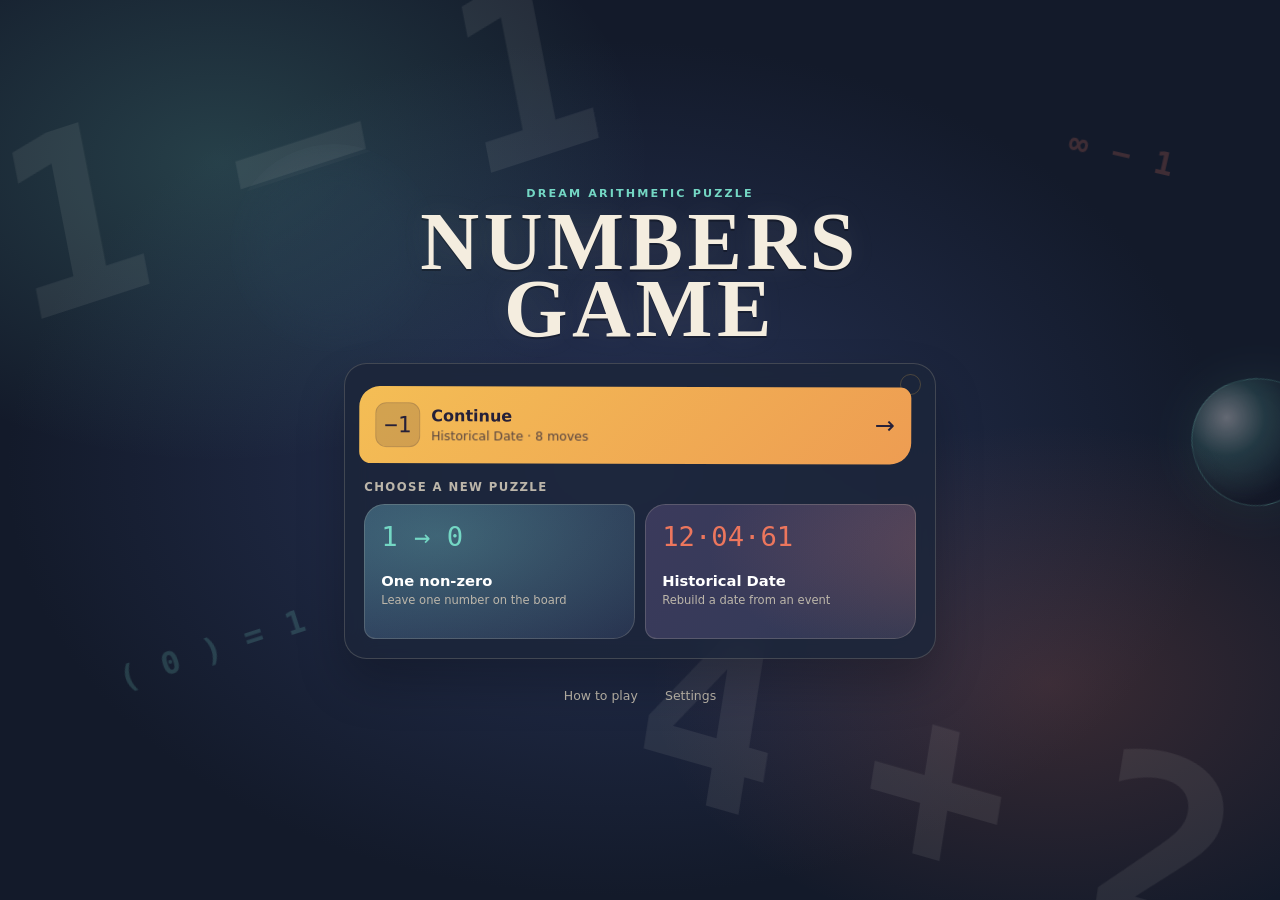
<file: ui-sketches/index.html>
<!doctype html>
<html lang="en">
  <head>
    <meta charset="utf-8" />
    <meta name="viewport" content="width=device-width, initial-scale=1" />
    <title>Dream Arithmetic — start screen sketch</title>
    <style>
      :root {
        color-scheme: dark;
        --ink: #f4eddf;
        --muted: #bcb6aa;
        --night: #131a2a;
        --panel: rgba(28, 38, 58, 0.84);
        --panel-light: rgba(48, 62, 88, 0.92);
        --line: rgba(237, 224, 191, 0.18);
        --gold: #f4b94c;
        --coral: #ec765d;
        --aqua: #74d7c4;
      }

      * { box-sizing: border-box; }

      body {
        align-items: center;
        background:
          radial-gradient(ellipse at 17% 18%, rgba(116, 215, 196, 0.2), transparent 27rem),
          radial-gradient(ellipse at 82% 76%, rgba(236, 118, 93, 0.18), transparent 25rem),
          radial-gradient(ellipse at 48% 52%, #273356 0%, transparent 38rem),
          var(--night);
        display: flex;
        font-family: Georgia, "Times New Roman", serif;
        justify-content: center;
        isolation: isolate;
        margin: 0;
        min-height: 100svh;
        overflow-x: hidden;
      }

      .numbers {
        color: rgba(244, 237, 223, 0.075);
        font-family: ui-monospace, SFMono-Regular, Menlo, monospace;
        font-size: clamp(8rem, 19vw, 17rem);
        font-weight: 700;
        letter-spacing: -0.12em;
        line-height: 0.72;
        pointer-events: none;
        position: fixed;
        transform: rotate(-11deg) skewY(-7deg);
        user-select: none;
        z-index: -1;
      }

      .numbers.top { left: -0.5rem; top: 4rem; }
      .numbers.bottom { bottom: 2rem; right: 4rem; transform: rotate(9deg) skewY(7deg); }

      .background-lens {
        --lens-duration: 32s;
        background:
          radial-gradient(ellipse at 17% 18%, rgba(116, 215, 196, 0.2), transparent 32rem),
          radial-gradient(ellipse at 82% 76%, rgba(236, 118, 93, 0.18), transparent 30rem),
          radial-gradient(ellipse at 48% 52%, #273356 0%, transparent 45rem),
          #131a2a;
        background-attachment: fixed;
        border-radius: 50%;
        height: 13rem;
        left: 18vw;
        mask-image: radial-gradient(circle, #000 43%, rgba(0, 0, 0, 0.48) 67%, transparent 82%);
        opacity: 0.62;
        pointer-events: none;
        position: fixed;
        top: 16vh;
        transition: left var(--lens-duration) cubic-bezier(0.42, 0, 0.25, 1), top var(--lens-duration) cubic-bezier(0.42, 0, 0.25, 1);
        width: 13rem;
        z-index: -1;
      }

      .lens-number {
        color: rgba(244, 237, 223, 0.075);
        font-family: ui-monospace, SFMono-Regular, Menlo, monospace;
        font-size: clamp(8rem, 19vw, 17rem);
        font-weight: 700;
        letter-spacing: -0.12em;
        line-height: 0.72;
        position: fixed;
        transform: scale(1.18) rotate(-11deg) skewY(-7deg);
        transform-origin: center;
        user-select: none;
        white-space: nowrap;
      }

      .lens-number.top { left: -0.5rem; top: 4rem; }
      .lens-number.bottom { bottom: 2rem; right: 4rem; transform: scale(1.18) rotate(9deg) skewY(7deg); }

      .equation {
        color: rgba(116, 215, 196, 0.19);
        font-family: ui-monospace, SFMono-Regular, Menlo, monospace;
        font-size: clamp(1.1rem, 2.6vw, 2rem);
        font-weight: 700;
        letter-spacing: 0.08em;
        pointer-events: none;
        position: fixed;
        user-select: none;
        z-index: -1;
      }

      .equation.left { left: 9vw; top: 70%; transform: rotate(-18deg); }
      .equation.right { color: rgba(236, 118, 93, 0.2); right: 8vw; top: 15%; transform: rotate(13deg); }

      .orb {
        background: radial-gradient(circle at 33% 25%, rgba(255, 255, 255, 0.34), rgba(116, 215, 196, 0.16) 30%, rgba(19, 26, 42, 0.08) 68%);
        border: 1px solid rgba(116, 215, 196, 0.2);
        border-radius: 47% 53% 51% 49% / 48% 43% 57% 52%;
        box-shadow: inset -0.5rem -0.7rem 1.4rem rgba(3, 10, 25, 0.22), 0 0 3rem rgba(116, 215, 196, 0.08);
        height: 8rem;
        pointer-events: none;
        position: fixed;
        right: -2.5rem;
        top: 42%;
        transform: rotate(-16deg);
        width: 8rem;
        z-index: -1;
      }

      main {
        display: grid;
        gap: 1.25rem;
        margin: 2.5rem 1.25rem;
        max-width: 37rem;
        width: 100%;
      }

      .masthead { padding: 0 1rem; text-align: center; }

      .eyebrow {
        color: var(--aqua);
        font-family: ui-sans-serif, system-ui, sans-serif;
        font-size: 0.7rem;
        font-weight: 800;
        letter-spacing: 0.19em;
        margin: 0 0 0.55rem;
        text-transform: uppercase;
      }

      h1 {
        color: var(--ink);
        font-size: clamp(3rem, 10vw, 5.1rem);
        letter-spacing: 0.055em;
        line-height: 0.82;
        margin: 0;
        text-shadow: 0 0.15rem 0 rgba(0, 0, 0, 0.28), 0 0 2rem rgba(244, 237, 223, 0.08);
      }

      .tagline { color: var(--muted); font-size: 1rem; margin: 0.9rem 0 0; }

      .panel {
        backdrop-filter: blur(12px);
        background: var(--panel);
        border: 1px solid var(--line);
        border-radius: 1.4rem;
        box-shadow: 0 1.5rem 3rem rgba(0, 0, 0, 0.24);
        padding: 1.2rem;
        position: relative;
        overflow: hidden;
      }

      .panel::before {
        border: 1px solid rgba(244, 185, 76, 0.22);
        border-radius: 50%;
        content: "";
        height: 1.2rem;
        position: absolute;
        right: 0.85rem;
        top: 0.65rem;
        width: 1.2rem;
      }

      .panel > * { position: relative; z-index: 1; }

      .meteor {
        --meteor-angle: -28deg;
        --meteor-end-x: 49rem;
        --meteor-end-y: 14rem;
        --meteor-left: -8rem;
        --meteor-top: 55%;
        background: linear-gradient(90deg, transparent, rgba(244, 237, 223, 0.12) 18%, rgba(244, 185, 76, 0.88) 55%, transparent 100%);
        box-shadow: 0 0 0.5rem rgba(244, 185, 76, 0.4);
        height: 2px;
        left: var(--meteor-left);
        opacity: 0;
        pointer-events: none;
        position: absolute;
        top: var(--meteor-top);
        transform: rotate(-28deg);
        width: 8rem;
        z-index: 0;
      }

      .meteor::after {
        background: #fff4cf;
        border-radius: 50%;
        box-shadow: 0 0 0.45rem #fff4cf;
        content: "";
        height: 0.24rem;
        position: absolute;
        right: 1rem;
        top: -0.06rem;
        width: 0.24rem;
      }

      .meteor.is-falling { animation: meteor-flight 1.1s ease-out; }

      button {
        appearance: none;
        background: transparent;
        border: 0;
        color: inherit;
        cursor: pointer;
        font: inherit;
        text-align: left;
        width: 100%;
      }

      .continue {
        align-items: center;
        background: linear-gradient(135deg, #f4be55, #e98550);
        background-position: 0% 0%;
        background-size: 170% 170%;
        border-radius: 1.28rem 0.68rem 1.35rem 0.72rem;
        color: #252039;
        display: grid;
        gap: 0.7rem;
        grid-template-columns: 2.8rem 1fr auto;
        padding: 1rem;
        transition: filter 180ms ease, transform var(--drift-duration, 9s) cubic-bezier(0.42, 0, 0.25, 1);
      }

      .continue:hover { filter: brightness(1.07); }

      .token {
        align-items: center;
        background: rgba(37, 32, 57, 0.16);
        border: 1px solid rgba(37, 32, 57, 0.14);
        border-radius: 0.7rem;
        display: flex;
        font-family: ui-monospace, monospace;
        font-size: 1.4rem;
        height: 2.8rem;
        justify-content: center;
      }

      .button-label { display: block; font-family: ui-sans-serif, system-ui, sans-serif; font-size: 1rem; font-weight: 850; }
      .button-detail { display: block; font-family: ui-sans-serif, system-ui, sans-serif; font-size: 0.78rem; margin-top: 0.15rem; opacity: 0.76; }
      .arrow { font-family: ui-sans-serif, system-ui, sans-serif; font-size: 1.5rem; }

      .section-title {
        color: var(--muted);
        font-family: ui-sans-serif, system-ui, sans-serif;
        font-size: 0.73rem;
        font-weight: 800;
        letter-spacing: 0.12em;
        margin: 1.25rem 0 0.65rem;
        text-transform: uppercase;
      }

      .modes { display: grid; gap: 0.65rem; grid-template-columns: repeat(2, 1fr); }

      .mode {
        background-color: var(--panel-light);
        background-position: 10% 20%, 50% 50%;
        background-size: 170% 170%, 150% 150%;
        border: 1px solid var(--line);
        border-radius: 1.28rem 0.68rem 1.35rem 0.72rem;
        min-height: 8.4rem;
        padding: 1rem;
        position: relative;
        color: inherit;
        text-decoration: none;
        transition: border-color 180ms ease, transform var(--drift-duration, 9s) cubic-bezier(0.42, 0, 0.25, 1);
      }

      .mode:hover { border-color: rgba(116, 215, 196, 0.7); }
      .mode:first-child {
        background-image:
          radial-gradient(ellipse at 20% 22%, rgba(116, 215, 196, 0.26), transparent 54%),
          linear-gradient(135deg, #304565, #2b3855 58%, #26324d);
      }
      .mode:nth-child(2) {
        background-image:
          radial-gradient(ellipse at 78% 26%, rgba(236, 118, 93, 0.24), transparent 55%),
          linear-gradient(135deg, #3d3a5d, #363a59 55%, #29354d);
      }
      .mode-icon { color: var(--aqua); display: block; font-family: ui-monospace, monospace; font-size: 1.7rem; margin-bottom: 1.25rem; }
      .mode:nth-child(2) .mode-icon { color: var(--coral); }
      .mode strong { display: block; font-family: ui-sans-serif, system-ui, sans-serif; font-size: 0.92rem; }
      .mode span:last-child { color: var(--muted); display: block; font-family: ui-sans-serif, system-ui, sans-serif; font-size: 0.72rem; margin-top: 0.25rem; }

      nav { display: flex; gap: 0.5rem; justify-content: center; }
      nav button, nav a { color: var(--muted); font-family: ui-sans-serif, system-ui, sans-serif; font-size: 0.78rem; padding: 0.6rem; text-align: center; text-decoration: none; width: auto; }
      nav button:hover, nav a:hover { color: var(--ink); }

      @media (prefers-reduced-motion: no-preference) {
        .orb { animation: drift 9s ease-in-out infinite alternate; }
        .equation.left { animation: tilt 10s ease-in-out infinite alternate; }
        h1 { animation: title-color 22s ease-in-out infinite alternate; }
        .continue { animation: soften-corners 14s ease-in-out -3s infinite alternate, drift-gold 25s ease-in-out -8s infinite alternate; }
        .mode:first-child { animation: soften-corners 12s ease-in-out infinite alternate, drift-teal 23s ease-in-out infinite alternate; }
        .mode:nth-child(2) { animation: soften-corners 13s ease-in-out -4s infinite alternate, drift-coral 27s ease-in-out -6s infinite alternate; }
      }

      @keyframes drift { to { transform: rotate(13deg) translate(-1.2rem, 1rem) scale(1.08); } }
      @keyframes tilt { to { transform: rotate(-10deg) translateY(-0.8rem); } }
      @keyframes title-color {
        0% { color: #f4eddf; }
        52% { color: #eee0ed; }
        100% { color: #fae4c3; }
      }
      @keyframes soften-corners {
        to { border-radius: 0.68rem 1.38rem 0.72rem 1.42rem; }
      }
      @keyframes drift-teal {
        0%, 100% { background-position: 0% 0%, 50% 50%; }
        25% { background-position: 100% 0%, 65% 35%; }
        50% { background-position: 100% 100%, 50% 50%; }
        75% { background-position: 0% 100%, 35% 65%; }
      }
      @keyframes drift-coral {
        0%, 100% { background-position: 100% 0%, 50% 50%; }
        25% { background-position: 0% 0%, 35% 65%; }
        50% { background-position: 0% 100%, 50% 50%; }
        75% { background-position: 100% 100%, 65% 35%; }
      }
      @keyframes drift-gold {
        0%, 100% { background-position: 0% 0%; }
        25% { background-position: 100% 0%; }
        50% { background-position: 100% 100%; }
        75% { background-position: 0% 100%; }
      }
      @keyframes meteor-flight {
        0% { opacity: 0; transform: translate(0, 0) rotate(var(--meteor-angle)); }
        14% { opacity: 0.75; }
        100% { opacity: 0; transform: translate(var(--meteor-end-x), var(--meteor-end-y)) rotate(var(--meteor-angle)); }
      }

      @media (max-width: 370px) {
        main { margin: 1.5rem 0.8rem; }
        .panel { padding: 0.85rem; }
      }
    </style>
  </head>
  <body>
    <div aria-hidden="true" class="background-lens">
      <span class="lens-number top">1 − 1</span>
      <span class="lens-number bottom">4 + 2</span>
    </div>
    <div aria-hidden="true" class="numbers top">1 − 1</div>
    <div aria-hidden="true" class="numbers bottom">4 + 2</div>
    <div aria-hidden="true" class="equation left">( 0 ) = 1</div>
    <div aria-hidden="true" class="equation right">∞ − 1</div>
    <div aria-hidden="true" class="orb"></div>
    <main>
      <header class="masthead">
        <p class="eyebrow">Dream arithmetic puzzle</p>
        <h1>NUMBERS<br />GAME</h1>
      </header>

      <section aria-label="Start game" class="panel">
        <span aria-hidden="true" class="meteor"></span>
        <button class="continue" type="button">
          <span aria-hidden="true" class="token">−1</span>
          <span><span class="button-label">Continue</span><span class="button-detail">Historical Date · 8 moves</span></span>
          <span aria-hidden="true" class="arrow">→</span>
        </button>

        <p class="section-title">Choose a new puzzle</p>
        <div class="modes">
          <a class="mode" href="one-non-zero.html">
            <span aria-hidden="true" class="mode-icon">1 → 0</span>
            <strong>One non-zero</strong>
            <span>Leave one number on the board</span>
          </a>
          <a class="mode" href="historical-date.html">
            <span aria-hidden="true" class="mode-icon">12·04·61</span>
            <strong>Historical Date</strong>
            <span>Rebuild a date from an event</span>
          </a>
        </div>
      </section>

      <nav aria-label="Secondary actions">
        <a href="how-to-play.html">How to play</a>
        <button type="button">Settings</button>
      </nav>
    </main>
    <script>
      const prefersReducedMotion = window.matchMedia('(prefers-reduced-motion: reduce)');

      function drift(card) {
        if (prefersReducedMotion.matches) return;

        const duration = 7000 + Math.random() * 6000;
        const x = (Math.random() - 0.5) * 10;
        const y = (Math.random() - 0.5) * 12;
        const rotation = (Math.random() - 0.5) * 0.7;
        card.style.setProperty('--drift-duration', `${duration}ms`);
        card.style.transform = `translate(${x.toFixed(2)}px, ${y.toFixed(2)}px) rotate(${rotation.toFixed(2)}deg)`;
        window.setTimeout(() => drift(card), duration + 400);
      }

      document.querySelectorAll('.continue, .mode').forEach((card, index) => {
        window.setTimeout(() => drift(card), 700 + index * 1600);
      });

      const meteor = document.querySelector('.meteor');
      const meteorRoutes = [
        () => ({
          left: '-8rem', top: `${14 + Math.random() * 62}%`,
          endX: '49rem', endY: `${6 + Math.random() * 13}rem`, angle: `${-31 + Math.random() * 14}deg`,
        }),
        () => ({
          left: 'calc(100% + 1rem)', top: `${14 + Math.random() * 62}%`,
          endX: '-49rem', endY: `${-19 + Math.random() * 13}rem`, angle: `${149 + Math.random() * 14}deg`,
        }),
        () => ({
          left: `${15 + Math.random() * 66}%`, top: '-1rem',
          endX: `${-12 + Math.random() * 24}rem`, endY: '20rem', angle: `${49 + Math.random() * 18}deg`,
        }),
        () => ({
          left: `${15 + Math.random() * 66}%`, top: 'calc(100% + 1rem)',
          endX: `${-12 + Math.random() * 24}rem`, endY: '-20rem', angle: `${-131 + Math.random() * 18}deg`,
        }),
      ];
      function scheduleMeteor(delay) {
        if (prefersReducedMotion.matches) return;
        window.setTimeout(() => {
          const route = meteorRoutes[Math.floor(Math.random() * meteorRoutes.length)]();
          meteor.style.setProperty('--meteor-left', route.left);
          meteor.style.setProperty('--meteor-top', route.top);
          meteor.style.setProperty('--meteor-end-x', route.endX);
          meteor.style.setProperty('--meteor-end-y', route.endY);
          meteor.style.setProperty('--meteor-angle', route.angle);
          meteor.classList.remove('is-falling');
          void meteor.offsetWidth;
          meteor.classList.add('is-falling');
          window.setTimeout(() => meteor.classList.remove('is-falling'), 1200);
          scheduleMeteor(35000 + Math.random() * 25000);
        }, delay);
      }
      scheduleMeteor(12000 + Math.random() * 10000);

      const lens = document.querySelector('.background-lens');
      function driftLens() {
        if (prefersReducedMotion.matches) return;

        const duration = 24000 + Math.random() * 20000;
        lens.style.setProperty('--lens-duration', `${duration}ms`);
        lens.style.left = `${4 + Math.random() * 74}vw`;
        lens.style.top = `${5 + Math.random() * 68}vh`;
        window.setTimeout(driftLens, duration + 500);
      }
      window.setTimeout(driftLens, 1800);
    </script>
  </body>
</html>
</file>
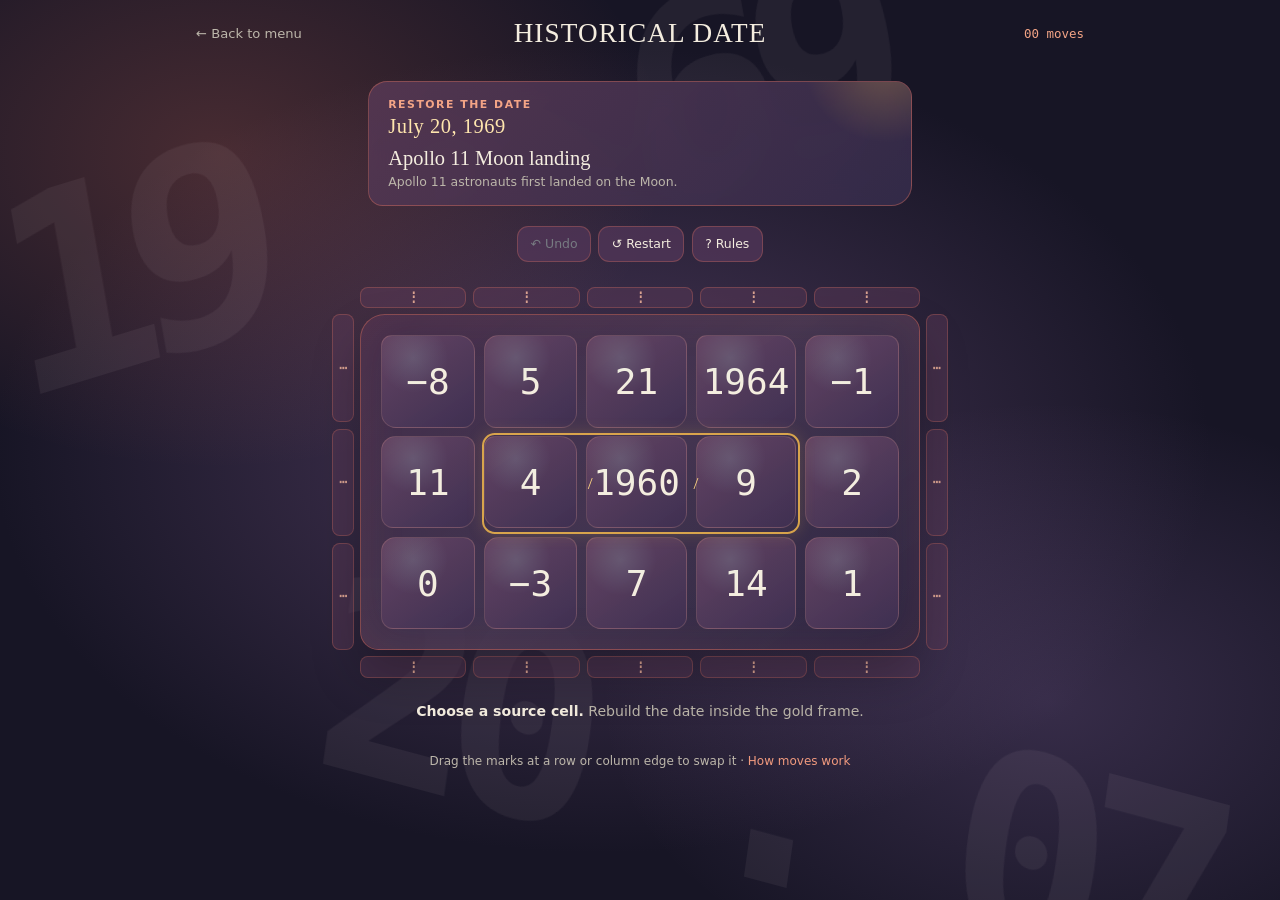
<file: ui-sketches/historical-date.html>
<!doctype html>
<html lang="en">
  <head>
    <meta charset="utf-8" />
    <meta name="viewport" content="width=device-width, initial-scale=1" />
    <title>Historical Date — Dream Arithmetic</title>
    <link rel="stylesheet" href="styles/puzzle-board.css?v=2" />
    <link rel="stylesheet" href="styles/historical-date.css?v=2" />
  </head>
  <body class="puzzle-screen historical-date">
    <div aria-hidden="true" class="ghost top">19 · 69</div>
    <div aria-hidden="true" class="ghost bottom">20 . 07</div>
    <main>
      <header class="topbar">
        <a class="back" href="index.html">← Back to menu</a>
        <h1>HISTORICAL DATE</h1>
        <span class="moves">00 moves</span>
      </header>

      <section class="objective">
        <p class="eyebrow">Restore the date</p>
        <time class="target-date" datetime="1969-07-20">July 20, 1969</time>
        <strong>Apollo 11 Moon landing</strong>
        <span>Apollo 11 astronauts first landed on the Moon.</span>
      </section>

      <div class="controls" aria-label="Game actions">
        <button class="control" disabled id="undo-button" type="button">↶ Undo</button>
        <button class="control" id="restart-button" type="button">↺ Restart</button>
        <button class="control" type="button">? Rules</button>
      </div>

      <section aria-label="Historical date board" class="board-wrap">
        <div class="handles handle-top" aria-label="Column swap handles"><button data-index="0" data-kind="column" type="button">⋮</button><button data-index="1" data-kind="column" type="button">⋮</button><button data-index="2" data-kind="column" type="button">⋮</button><button data-index="3" data-kind="column" type="button">⋮</button><button data-index="4" data-kind="column" type="button">⋮</button></div>
        <div class="handles handle-bottom" aria-label="Column swap handles"><button data-index="0" data-kind="column" type="button">⋮</button><button data-index="1" data-kind="column" type="button">⋮</button><button data-index="2" data-kind="column" type="button">⋮</button><button data-index="3" data-kind="column" type="button">⋮</button><button data-index="4" data-kind="column" type="button">⋮</button></div>
        <div class="handles handle-left" aria-label="Row swap handles"><button data-index="0" data-kind="row" type="button">⋯</button><button data-index="1" data-kind="row" type="button">⋯</button><button data-index="2" data-kind="row" type="button">⋯</button></div>
        <div class="handles handle-right" aria-label="Row swap handles"><button data-index="0" data-kind="row" type="button">⋯</button><button data-index="1" data-kind="row" type="button">⋯</button><button data-index="2" data-kind="row" type="button">⋯</button></div>
        <div class="board">
          <button class="cell" type="button">−8</button><button class="cell" type="button">5</button><button class="cell" type="button">21</button><button class="cell" type="button">1964</button><button class="cell" type="button">−1</button>
          <button class="cell" type="button">11</button><button class="cell" type="button">4</button><button class="cell" type="button">1960</button><button class="cell" type="button">9</button><button class="cell" type="button">2</button>
          <button class="cell" type="button">0</button><button class="cell" type="button">−3</button><button class="cell" type="button">7</button><button class="cell" type="button">14</button><button class="cell" type="button">1</button>
          <div aria-hidden="true" class="date-frame"><span class="date-separator">/</span><span class="date-separator">/</span></div>
        </div>
      </section>

      <p class="instruction" id="game-feedback"><strong>Choose a source cell.</strong> Rebuild the date inside the gold frame.</p>
      <p class="help">Drag the marks at a row or column edge to swap it · <a href="#">How moves work</a></p>
    </main>
    <script>window.puzzleBoardConfig = { rows: 3, columns: 5, frame: { row: 1, column: 1, span: 3 } };</script>
    <script src="scripts/puzzle-board.js?v=4"></script>
    <script>window.initializePuzzleBoard(window.puzzleBoardConfig);</script>
  </body>
</html>
</file>
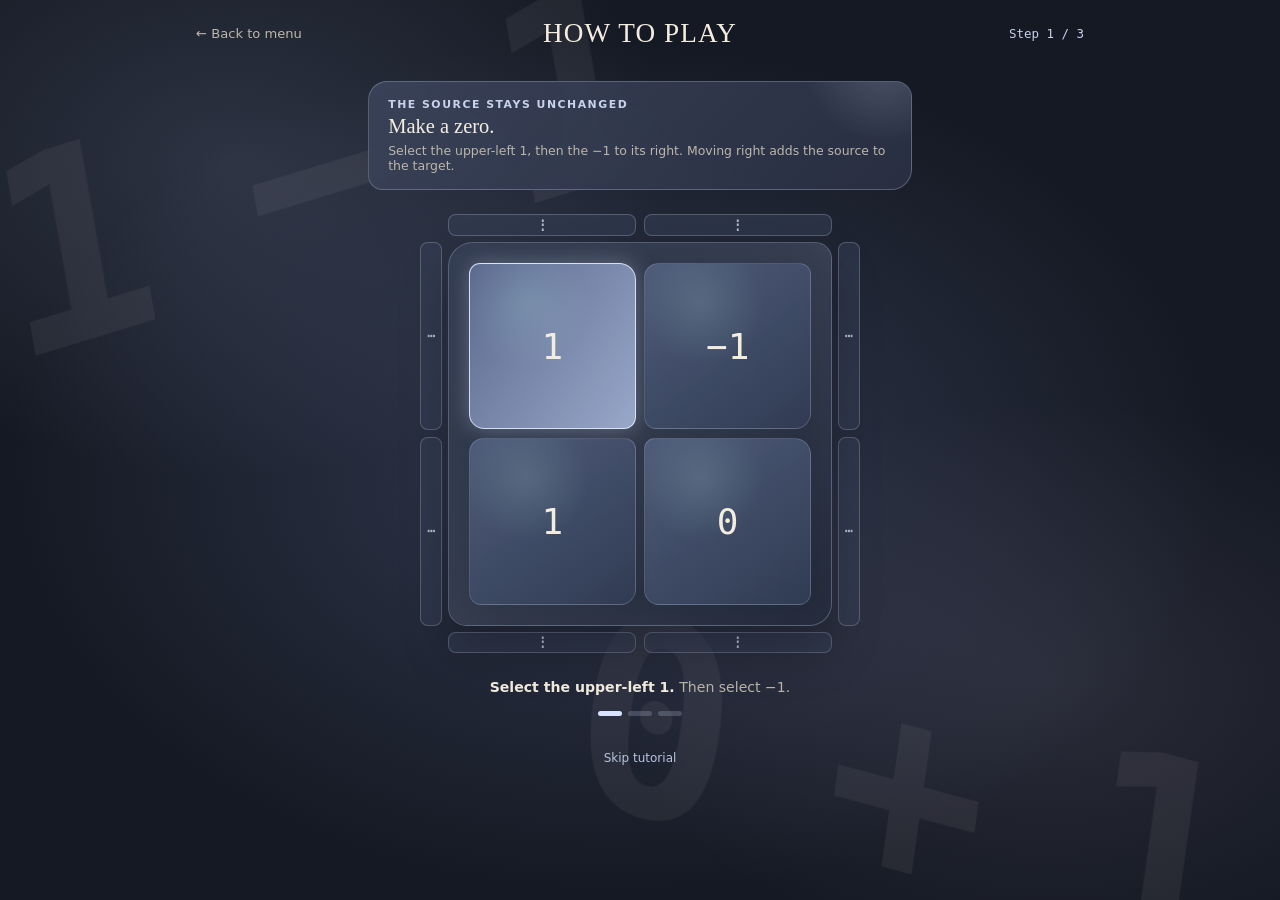
<file: ui-sketches/how-to-play.html>
<!doctype html>
<html lang="en">
  <head>
    <meta charset="utf-8" />
    <meta name="viewport" content="width=device-width, initial-scale=1" />
    <title>How to play — Dream Arithmetic</title>
    <link rel="stylesheet" href="styles/puzzle-board.css" />
    <link rel="stylesheet" href="styles/tutorial.css?v=4" />
  </head>
  <body class="puzzle-screen tutorial-screen">
    <div aria-hidden="true" class="ghost top">1 − 1</div>
    <div aria-hidden="true" class="ghost bottom">0 + 1</div>
    <main>
      <header class="topbar">
        <a class="back" href="index.html">← Back to menu</a>
        <h1>HOW TO PLAY</h1>
        <span class="moves">Step 1 / 3</span>
      </header>

      <section class="objective">
        <p class="eyebrow">The source stays unchanged</p>
        <strong>Make a zero.</strong>
        <span>Select the upper-left 1, then the −1 to its right. Moving right adds the source to the target.</span>
      </section>

      <section aria-label="Tutorial board" class="board-wrap">
        <div class="handles handle-top" aria-label="Column swap handles"><button data-index="0" data-kind="column" type="button">⋮</button><button data-index="1" data-kind="column" type="button">⋮</button></div>
        <div class="handles handle-bottom" aria-label="Column swap handles"><button data-index="0" data-kind="column" type="button">⋮</button><button data-index="1" data-kind="column" type="button">⋮</button></div>
        <div class="handles handle-left" aria-label="Row swap handles"><button data-index="0" data-kind="row" type="button">⋯</button><button data-index="1" data-kind="row" type="button">⋯</button></div>
        <div class="handles handle-right" aria-label="Row swap handles"><button data-index="0" data-kind="row" type="button">⋯</button><button data-index="1" data-kind="row" type="button">⋯</button></div>
        <div class="board">
          <button class="cell" type="button">1</button><button class="cell" type="button">−1</button>
          <button class="cell" type="button">1</button><button class="cell" type="button">0</button>
        </div>
      </section>

      <p class="instruction" id="game-feedback"><strong>Select the upper-left 1.</strong> Then select −1.</p>
      <div class="tutorial-progress" aria-label="Tutorial progress"><span></span><span></span><span></span></div>
      <p class="help"><a href="index.html">Skip tutorial</a></p>
    </main>
    <script>
      const tutorialCells = [...document.querySelectorAll('.board .cell')];
      function guideTutorialCell(cell) {
        tutorialCells.forEach((item) => item.classList.remove('tutorial-guided'));
        cell.classList.add('tutorial-guided');
      }
      window.puzzleBoardConfig = {
        rows: 2,
        columns: 2,
        trackMoves: false,
        onSourceSelected(cell) {
          if (cell === tutorialCells[0]) guideTutorialCell(tutorialCells[1]);
        },
      };
      guideTutorialCell(tutorialCells[0]);
    </script>
    <script src="scripts/puzzle-board.js?v=5"></script>
    <script>
      window.initializePuzzleBoard(window.puzzleBoardConfig);
    </script>
  </body>
</html>
</file>
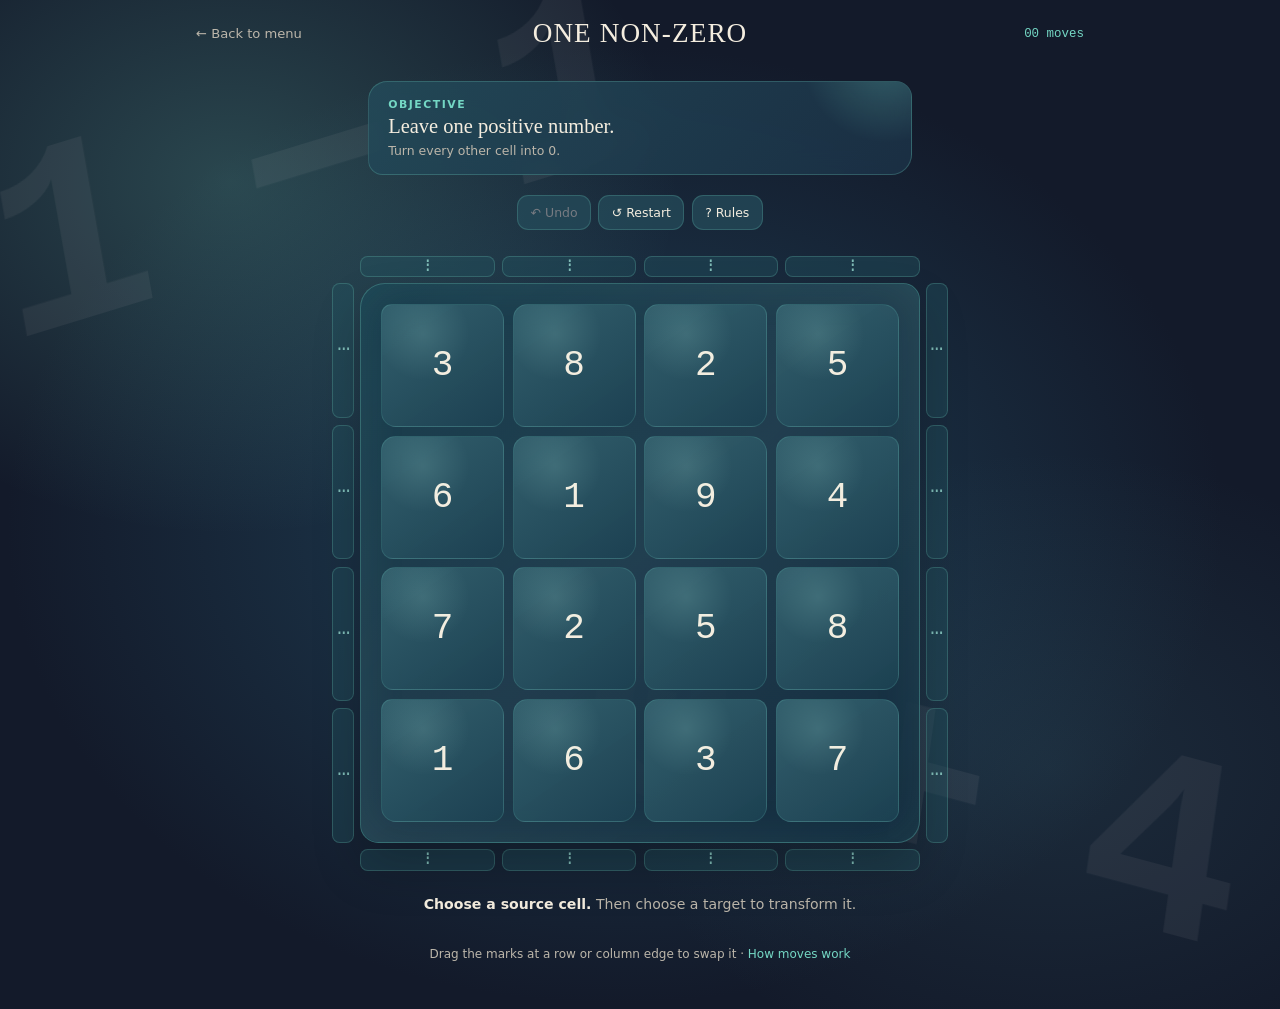
<file: ui-sketches/one-non-zero.html>
<!doctype html>
<html lang="en">
  <head>
    <meta charset="utf-8" />
    <meta name="viewport" content="width=device-width, initial-scale=1" />
    <title>One non-zero — Dream Arithmetic</title>
    <link rel="stylesheet" href="styles/puzzle-board.css" />
  </head>
  <body class="puzzle-screen">
    <div aria-hidden="true" class="ghost top">1 − 1</div>
    <div aria-hidden="true" class="ghost bottom">0 + 4</div>
    <main>
      <header class="topbar">
        <a class="back" href="index.html">← Back to menu</a>
        <h1>ONE NON-ZERO</h1>
        <span class="moves">00 moves</span>
      </header>

      <section class="objective">
        <p class="eyebrow">Objective</p>
        <strong>Leave one positive number.</strong>
        <span>Turn every other cell into 0.</span>
      </section>

      <div class="controls" aria-label="Game actions">
        <button class="control" disabled id="undo-button" type="button">↶ Undo</button>
        <button class="control" id="restart-button" type="button">↺ Restart</button>
        <button class="control" type="button">? Rules</button>
      </div>

      <section aria-label="Puzzle board" class="board-wrap">
        <div class="handles handle-top" aria-label="Column swap handles">
          <button data-index="0" data-kind="column" title="Drag column 1" type="button">⋮</button><button data-index="1" data-kind="column" title="Drag column 2" type="button">⋮</button><button data-index="2" data-kind="column" title="Drag column 3" type="button">⋮</button><button data-index="3" data-kind="column" title="Drag column 4" type="button">⋮</button>
        </div>
        <div class="handles handle-bottom" aria-label="Column swap handles">
          <button data-index="0" data-kind="column" title="Drag column 1" type="button">⋮</button><button data-index="1" data-kind="column" title="Drag column 2" type="button">⋮</button><button data-index="2" data-kind="column" title="Drag column 3" type="button">⋮</button><button data-index="3" data-kind="column" title="Drag column 4" type="button">⋮</button>
        </div>
        <div class="handles handle-left" aria-label="Row swap handles">
          <button data-index="0" data-kind="row" title="Drag row 1" type="button">⋯</button><button data-index="1" data-kind="row" title="Drag row 2" type="button">⋯</button><button data-index="2" data-kind="row" title="Drag row 3" type="button">⋯</button><button data-index="3" data-kind="row" title="Drag row 4" type="button">⋯</button>
        </div>
        <div class="handles handle-right" aria-label="Row swap handles">
          <button data-index="0" data-kind="row" title="Drag row 1" type="button">⋯</button><button data-index="1" data-kind="row" title="Drag row 2" type="button">⋯</button><button data-index="2" data-kind="row" title="Drag row 3" type="button">⋯</button><button data-index="3" data-kind="row" title="Drag row 4" type="button">⋯</button>
        </div>
        <div class="board">
          <button class="cell" type="button">3</button><button class="cell" type="button">8</button><button class="cell" type="button">2</button><button class="cell" type="button">5</button>
          <button class="cell" type="button">6</button><button class="cell" type="button">1</button><button class="cell" type="button">9</button><button class="cell" type="button">4</button>
          <button class="cell" type="button">7</button><button class="cell" type="button">2</button><button class="cell" type="button">5</button><button class="cell" type="button">8</button>
          <button class="cell" type="button">1</button><button class="cell" type="button">6</button><button class="cell" type="button">3</button><button class="cell" type="button">7</button>
        </div>
      </section>

      <p class="instruction" id="game-feedback"><strong>Choose a source cell.</strong> Then choose a target to transform it.</p>
      <p class="help">Drag the marks at a row or column edge to swap it · <a href="#">How moves work</a></p>
    </main>
    <script>
      window.puzzleBoardConfig = { rows: 4, columns: 4 };
    </script>
    <script src="scripts/puzzle-board.js?v=4"></script>
    <script>
      window.initializePuzzleBoard(window.puzzleBoardConfig);
    </script>
  </body>
</html>
</file>
<file: ui-sketches/styles/puzzle-board.css>
:root {
  color-scheme: dark;
  --ink: #f4eddf;
  --muted: #bcb6aa;
  --night: #131a2a;
  --aqua: #74d7c4;
}

* { box-sizing: border-box; }

body.puzzle-screen {
  background:
    radial-gradient(ellipse at 18% 18%, rgba(116, 215, 196, .24), transparent 28rem),
    radial-gradient(ellipse at 82% 76%, rgba(78, 143, 157, .15), transparent 27rem),
    radial-gradient(ellipse at 48% 52%, #1f3f55 0%, transparent 38rem), var(--night);
  color: var(--ink);
  font-family: ui-sans-serif, system-ui, sans-serif;
  margin: 0;
  min-height: 100svh;
  overflow-x: hidden;
}

.ghost { color: rgba(244,237,223,.055); font: 700 clamp(9rem,21vw,18rem)/.72 ui-monospace,monospace; letter-spacing:-.12em; pointer-events:none; position:fixed; transform:rotate(-10deg) skewY(-7deg); user-select:none; z-index:-1; }
.ghost.top { left:-1rem; top:5rem; }
.ghost.bottom { bottom:1rem; right:4rem; transform:rotate(8deg) skewY(7deg); }
main { margin:0 auto; max-width:58rem; min-height:100svh; padding:1.25rem 1.25rem 3rem; }
a { color:inherit; }
.topbar { align-items:center; display:grid; gap:1rem; grid-template-columns:1fr auto 1fr; }
.back { color:var(--muted); font-size:.82rem; text-decoration:none; width:max-content; }
.back:hover { color:var(--ink); }
.topbar h1 { font:normal clamp(1.25rem,3vw,1.7rem)/1 Georgia,serif; letter-spacing:.04em; margin:0; text-align:center; }
.moves { color:var(--aqua); font:.78rem ui-monospace,monospace; justify-self:end; }

.objective { backdrop-filter:blur(12px); background:linear-gradient(135deg,rgba(35,74,89,.88),rgba(27,49,70,.88)); border:1px solid rgba(116,215,196,.24); border-radius:1.2rem 1rem 1.3rem .9rem; margin:2.1rem auto 1.25rem; max-width:34rem; overflow:hidden; padding:1rem 1.2rem; position:relative; }
.objective::before { background:radial-gradient(circle,rgba(116,215,196,.28),transparent 68%); content:""; height:11rem; position:absolute; right:-4rem; top:-7rem; width:11rem; }
.objective > * { position:relative; }
.eyebrow { color:var(--aqua); font-size:.68rem; font-weight:800; letter-spacing:.14em; margin:0 0 .28rem; text-transform:uppercase; }
.objective strong { display:block; font:normal 1.28rem Georgia,serif; }
.objective span { color:var(--muted); display:block; font-size:.78rem; margin-top:.28rem; }
.controls { display:flex; gap:.45rem; justify-content:center; margin:0 auto 1.3rem; }
.control { background:rgba(37,76,91,.74); border:1px solid rgba(116,215,196,.22); border-radius:.7rem; color:var(--ink); font:inherit; font-size:.78rem; padding:.58rem .78rem; }
.control[disabled] { color:#777b82; }
.control:not([disabled]):hover { border-color:rgba(116,215,196,.7); }

.board-wrap { margin:0 auto; max-width:39rem; padding:2rem; position:relative; }
.board { --columns:4; --rows:4; aspect-ratio:var(--columns) / var(--rows); background:linear-gradient(145deg,rgba(24,62,78,.86),rgba(17,42,61,.9)); border:1px solid rgba(116,215,196,.34); border-radius:1.55rem 1.05rem 1.4rem 1.15rem; box-shadow:0 1.6rem 3rem rgba(0,0,0,.22),inset 0 0 3rem rgba(116,215,196,.1); display:grid; gap:.55rem; grid-template-columns:repeat(var(--columns),1fr); padding:1.25rem; position:relative; }
.board::before { background:linear-gradient(135deg,transparent,rgba(255,255,255,.05),transparent); border-radius:inherit; content:""; inset:0; pointer-events:none; position:absolute; }
.cell { align-items:center; background:linear-gradient(145deg,rgba(54,100,113,.92),rgba(28,65,82,.96)); border:1px solid rgba(116,215,196,.17); border-radius:.92rem .72rem .98rem .76rem; color:var(--ink); cursor:pointer; display:flex; font:clamp(1.35rem,5vw,2.25rem) ui-monospace,monospace; justify-content:center; min-height:3rem; position:relative; transition:background .2s ease,transform .2s ease,border-color .2s ease,opacity .7s ease,filter .7s ease; z-index:1; }
.cell:nth-child(3n+1) { border-radius:.68rem 1.04rem .75rem .94rem; }
.cell:hover { background:linear-gradient(145deg,rgba(76,137,143,.98),rgba(36,88,99,.98)); border-color:rgba(116,215,196,.8); transform:translateY(-2px); }
.cell.drag-source,.cell.arithmetic-source { background:linear-gradient(145deg,rgba(90,168,158,.95),rgba(35,103,110,.98)); border-color:#b9fff1; box-shadow:0 0 1.25rem rgba(116,215,196,.28); }
.cell.drag-target { background:linear-gradient(145deg,rgba(163,125,72,.92),rgba(93,69,67,.98)); border-color:#ffe0a1; }
.cell.resolving { z-index:8; }
.cell.zero { color:rgba(244,237,223,.42); }
.cell::after { background:radial-gradient(circle at 34% 24%,rgba(190,255,243,.13),transparent 38%); border-radius:inherit; content:""; inset:0; pointer-events:none; position:absolute; }
.swap-ghost { margin:0; opacity:.34; pointer-events:none; position:fixed; z-index:5; }
.board.is-resolving .cell:not(.resolving) { filter:saturate(.35) brightness(.58); opacity:.34; }
.operation-equation { align-items:center; animation:equation-bloom 2.2s cubic-bezier(.22,.02,.2,1) forwards; background:radial-gradient(circle at 34% 25%,rgba(186,255,242,.3),transparent 38%),linear-gradient(145deg,rgba(18,66,76,.99),rgba(38,113,111,.98)); border:1px solid rgba(185,255,241,.78); border-radius:inherit; box-shadow:0 0 2.8rem rgba(116,215,196,.55),0 1rem 2rem rgba(0,0,0,.35); color:#fff6dd; display:flex; font:700 clamp(1rem,4.2vw,1.85rem) ui-monospace,monospace; height:100%; justify-content:center; left:50%; letter-spacing:-.08em; pointer-events:none; position:absolute; top:50%; transform:translate(-50%,-50%); white-space:nowrap; width:100%; z-index:4; }

.handles { display:grid; gap:.45rem; pointer-events:auto; position:absolute; }
.handles button { align-items:center; background:rgba(35,86,99,.4); border:1px solid rgba(116,215,196,.23); border-radius:.48rem; color:rgba(166,238,224,.72); cursor:grab; display:flex; font:700 .8rem/1 ui-monospace,monospace; justify-content:center; padding:0; touch-action:none; transition:background .18s ease,border-color .18s ease,color .18s ease,transform .18s ease,opacity .7s ease; }
.handles button:hover { background:rgba(70,143,150,.44); border-color:rgba(116,215,196,.76); color:#dcfff7; }
.handles button:active { cursor:grabbing; }
.handles button.drag-source { background:rgba(116,215,196,.48); border-color:#b9fff1; color:#102f38; transform:scale(1.06); }
.handles button.drag-target { background:rgba(244,185,76,.38); border-color:#ffe0a1; color:#fff2d6; }
.handle-top,.handle-bottom { grid-template-columns:repeat(var(--columns,4),1fr); height:1.35rem; left:2rem; right:2rem; }
.handle-top { top:.28rem; }.handle-bottom { bottom:.28rem; }
.handle-left,.handle-right { grid-template-rows:repeat(var(--rows,4),1fr); bottom:2rem; top:2rem; width:1.35rem; }
.handle-left { left:.28rem; }.handle-right { right:.28rem; }
.board-wrap.is-dragging .cell:not(.drag-source):not(.drag-target) { filter:saturate(.4) brightness(.66); opacity:.34; }
.board-wrap.is-dragging .handles button:not(.drag-source):not(.drag-target) { opacity:.28; }

.instruction { color:var(--muted); font-size:.88rem; margin:1.3rem auto 0; max-width:34rem; text-align:center; }
.instruction strong { color:var(--ink); font-weight:600; }
.help { color:var(--muted); font-size:.75rem; margin:2.2rem auto 0; text-align:center; }
.help a { color:var(--aqua); text-decoration:none; }

@keyframes equation-bloom { 0% { opacity:.7; transform:translate(-50%,-50%) scale(1); } 42%,62% { opacity:1; transform:translate(-50%,-50%) scale(2.2); } 88% { opacity:.15; transform:translate(-50%,-50%) scale(1); } 100% { opacity:0; transform:translate(-50%,-50%) scale(1); } }

@media (max-width:540px) {
  main { padding:.9rem .85rem 2rem; }
  .topbar { grid-template-columns:1fr auto; }
  .topbar h1 { grid-column:1 / -1; grid-row:2; }
  .moves { grid-column:2; grid-row:1; }
  .objective { margin-top:1.2rem; }
  .board-wrap { padding:1.7rem; }
  .board { gap:.36rem; padding:1rem; }
  .handle-top,.handle-bottom { left:1.7rem; right:1.7rem; }
  .handle-left,.handle-right { bottom:1.7rem; top:1.7rem; }
}
</file>
<file: ui-sketches/styles/historical-date.css>
body.historical-date {
  --aqua: #f19a7e;
  background:
    radial-gradient(ellipse at 17% 17%, rgba(236, 118, 93, .23), transparent 28rem),
    radial-gradient(ellipse at 82% 78%, rgba(184, 139, 218, .2), transparent 28rem),
    radial-gradient(ellipse at 47% 50%, #493758 0%, transparent 38rem), #171525;
}

.historical-date .objective {
  background: linear-gradient(135deg, rgba(86, 56, 83, .9), rgba(52, 43, 74, .92));
  border-color: rgba(236, 118, 93, .38);
}
.historical-date .objective::before { background: radial-gradient(circle, rgba(244, 185, 76, .28), transparent 68%); }
.historical-date .eyebrow, .historical-date .moves { color: #f3a486; }
.historical-date .control { background: rgba(82, 55, 88, .76); border-color: rgba(236, 118, 93, .3); }
.historical-date .control:not([disabled]):hover { border-color: #f3a486; }
.historical-date .board { background: linear-gradient(145deg, rgba(69, 46, 76, .9), rgba(44, 37, 65, .94)); border-color: rgba(236, 118, 93, .44); box-shadow: 0 1.6rem 3rem rgba(0,0,0,.25), inset 0 0 3rem rgba(236,118,93,.1); }
.historical-date .cell { background: linear-gradient(145deg, rgba(103, 70, 101, .93), rgba(63, 48, 82, .97)); border-color: rgba(239, 168, 145, .2); }
.historical-date .cell:hover { background: linear-gradient(145deg, rgba(142, 88, 109, .98), rgba(81, 55, 91, .98)); border-color: #ffc0a8; }
.historical-date .cell.drag-source, .historical-date .cell.arithmetic-source { background: linear-gradient(145deg, rgba(218, 122, 109, .97), rgba(123, 69, 98, .99)); border-color: #ffe3b6; box-shadow: 0 0 1.25rem rgba(236,118,93,.32); }
.historical-date .handles button { background: rgba(95, 59, 91, .46); border-color: rgba(236,118,93,.28); color: rgba(255, 191, 162, .8); }
.historical-date .handles button:hover { background: rgba(151, 79, 99, .52); border-color: #ffc0a8; color: #fff0db; }
.historical-date .handles button.drag-source { background: rgba(236,118,93,.55); border-color: #ffe3b6; color: #44283c; }
.historical-date .operation-equation { background: radial-gradient(circle at 34% 25%, rgba(255,221,163,.32), transparent 38%), linear-gradient(145deg, rgba(105,50,78,.99), rgba(156,72,91,.98)); border-color: #ffcfad; box-shadow: 0 0 2.8rem rgba(236,118,93,.58), 0 1rem 2rem rgba(0,0,0,.35); }

.historical-date .objective .target-date { color: #ffe6ae; display: block; font: 1.28rem Georgia, serif; letter-spacing: .025em; margin: .05rem 0 .52rem; }
.date-frame { border: 2px solid rgba(244,185,76,.85); border-radius: .8rem; box-shadow: 0 0 1rem rgba(244,185,76,.18); pointer-events: none; position: absolute; z-index: 3; }
.date-separator { color: #ffd782; font: 1.1rem Georgia,serif; position: absolute; top: 50%; transform: translate(-50%, -50%); }
</file>
<file: ui-sketches/styles/tutorial.css>
body.tutorial-screen {
  --aqua: #b9c4de;
  background:
    radial-gradient(ellipse at 18% 18%, rgba(152, 170, 208, .18), transparent 28rem),
    radial-gradient(ellipse at 82% 76%, rgba(183, 169, 202, .13), transparent 27rem),
    radial-gradient(ellipse at 48% 52%, #30384d 0%, transparent 38rem), #151923;
}

.tutorial-screen .objective { background: linear-gradient(135deg, rgba(59, 68, 91, .9), rgba(42, 48, 67, .92)); border-color: rgba(205, 215, 239, .28); }
.tutorial-screen .objective::before { background: radial-gradient(circle, rgba(205, 215, 239, .22), transparent 68%); }
.tutorial-screen .eyebrow, .tutorial-screen .moves { color: #c7d2ed; }
.tutorial-screen .control { background: rgba(61, 70, 93, .76); border-color: rgba(205, 215, 239, .24); }
.tutorial-screen .board { background: linear-gradient(145deg, rgba(46, 56, 77, .92), rgba(30, 37, 53, .95)); border-color: rgba(205, 215, 239, .3); box-shadow: 0 1.6rem 3rem rgba(0,0,0,.25), inset 0 0 3rem rgba(205,215,239,.07); }
.tutorial-screen .board-wrap { max-width: 28rem; }
.tutorial-screen .cell { background: linear-gradient(145deg, rgba(81, 94, 124, .94), rgba(49, 60, 84, .98)); border-color: rgba(215, 224, 244, .18); }
.tutorial-screen .cell:hover { background: linear-gradient(145deg, rgba(111, 128, 160, .98), rgba(61, 77, 105, .98)); border-color: #e4ebff; }
.tutorial-screen .cell.drag-source, .tutorial-screen .cell.arithmetic-source { background: linear-gradient(145deg, rgba(156, 174, 210, .98), rgba(82, 103, 139, .99)); border-color: #f1f4ff; box-shadow: 0 0 1.25rem rgba(205,215,239,.3); }
.tutorial-screen .handles button { background: rgba(56, 66, 91, .5); border-color: rgba(205,215,239,.25); color: rgba(220,227,247,.78); }
.tutorial-screen .handles button:hover { background: rgba(97, 111, 144, .55); border-color: #e4ebff; color: #fff; }
.tutorial-progress { color: var(--muted); display: flex; font-size: .75rem; gap: .4rem; justify-content: center; margin: 1rem auto 0; }
.tutorial-progress span { background: rgba(205,215,239,.22); border-radius: 999px; height: .32rem; width: 1.5rem; }
.tutorial-progress span:first-child { background: #d9e3ff; }
.tutorial-screen .cell.tutorial-guided { animation: tutorial-cell-glow 3.2s ease-in-out infinite alternate; background: linear-gradient(125deg, rgba(93, 108, 145, .96), rgba(174, 191, 226, .88), rgba(62, 76, 105, .98)); background-size: 220% 220%; border-color: rgba(238, 243, 255, .8); box-shadow: 0 0 1.4rem rgba(205, 215, 239, .34); }
@keyframes tutorial-cell-glow { 0% { background-position: 0% 30%; box-shadow: 0 0 1rem rgba(205, 215, 239, .22); } 100% { background-position: 100% 70%; box-shadow: 0 0 2rem rgba(205, 215, 239, .6); } }
@media (prefers-reduced-motion: reduce) { .tutorial-screen .cell.tutorial-guided { animation: none; } }
</file>
